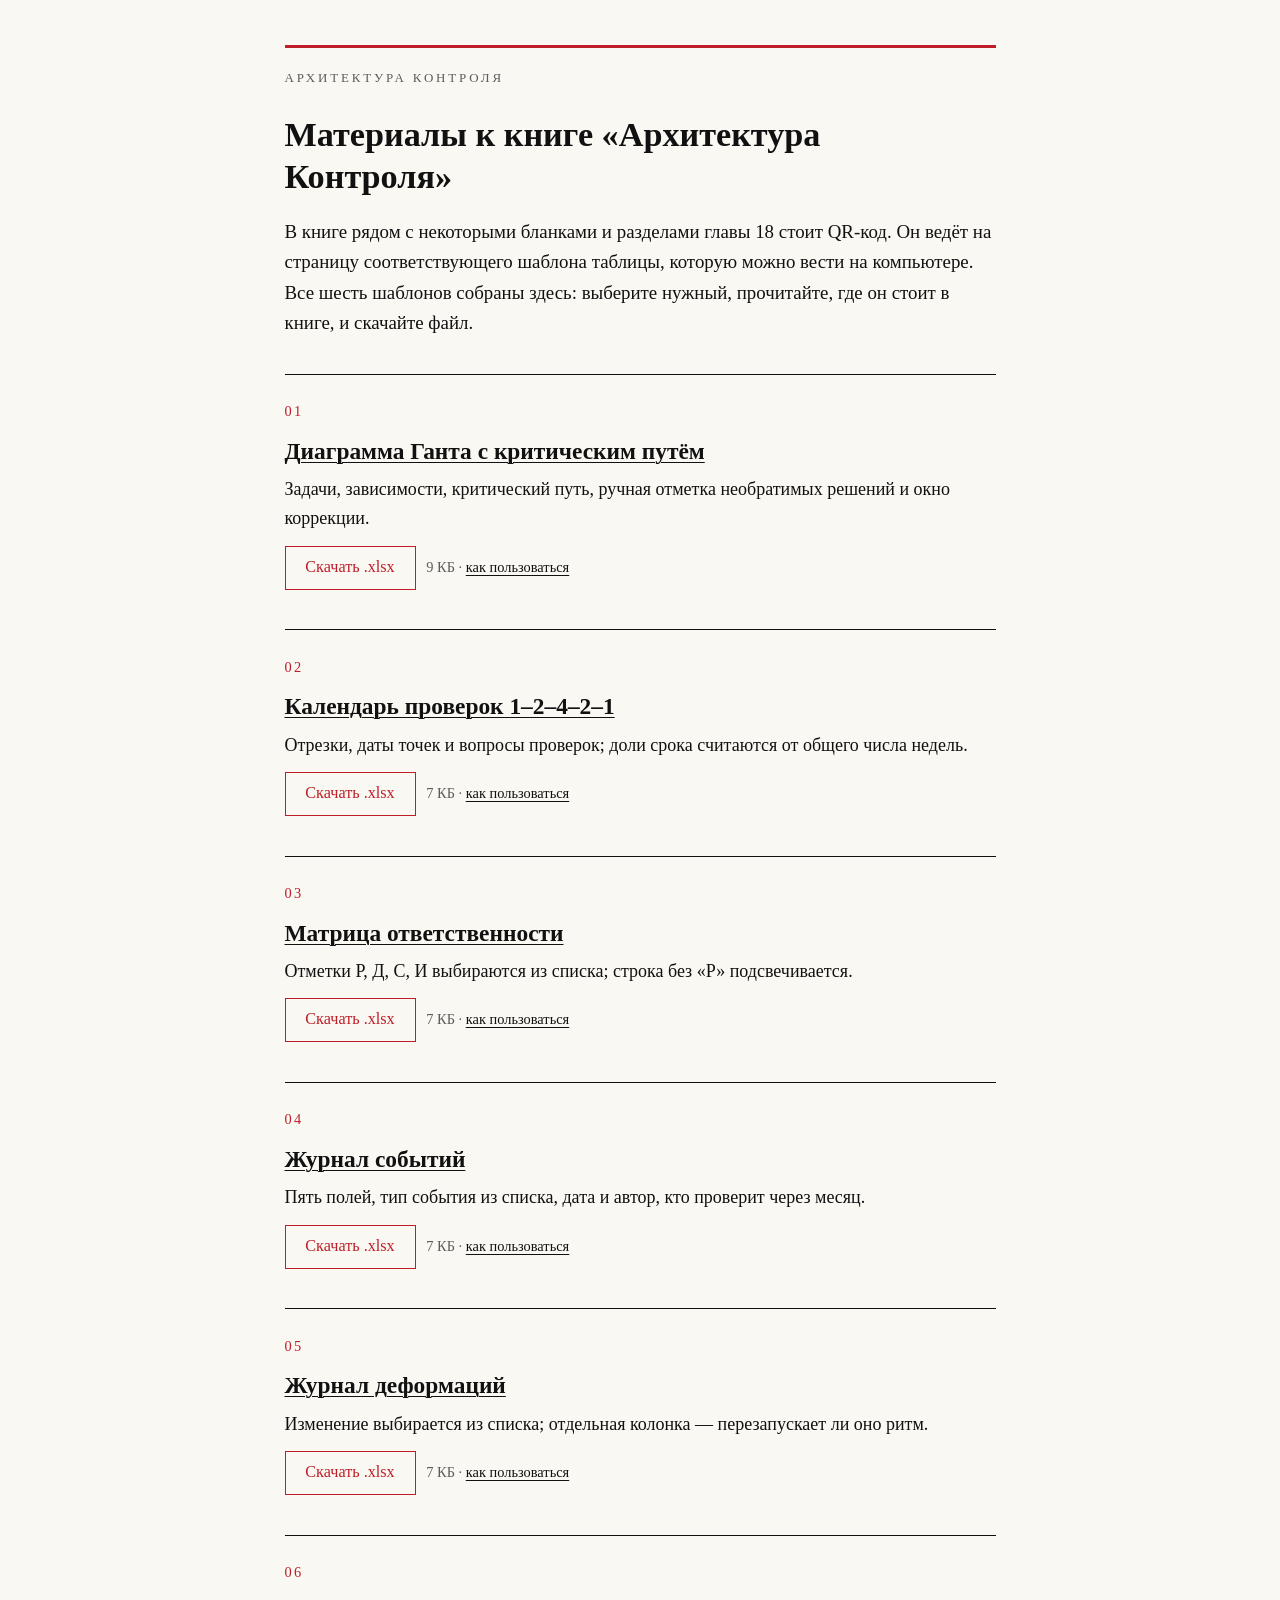
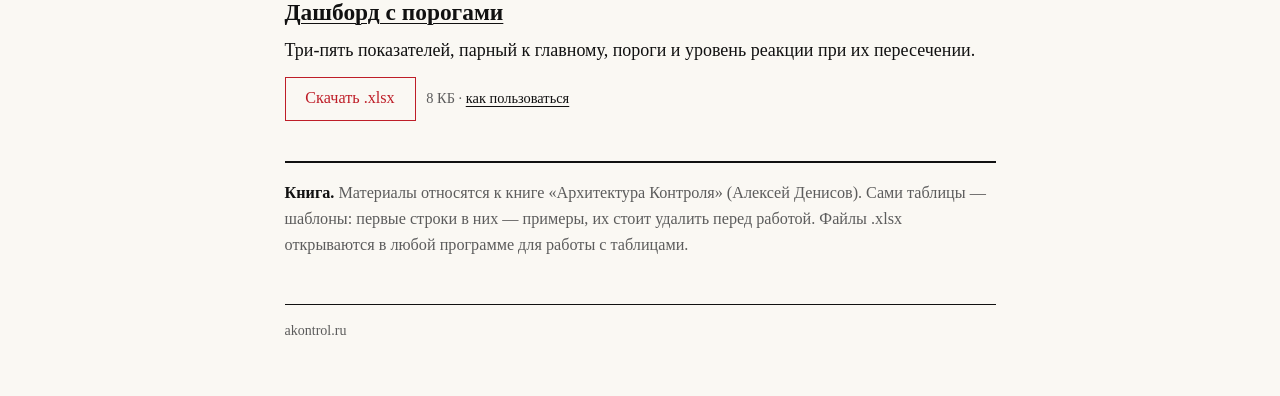
<file: index.html>
<!DOCTYPE html>
<html lang="ru">
<head>
<meta charset="utf-8" />
<meta name="viewport" content="width=device-width, initial-scale=1" />
<title>Материалы к книге «Архитектура Контроля»</title>
<meta name="description" content="Шесть шаблонов таблиц (.xlsx) к книге «Архитектура Контроля»: диаграмма Ганта, календарь проверок, матрица ответственности, журналы, дашборд." />
<link rel="canonical" href="https://akontrol.ru/" />
<link rel="stylesheet" href="style.css" />
</head>
<body>
<div class="wrap">
<header>
<p class="brand">Архитектура Контроля</p>
<h1>Материалы к книге «Архитектура Контроля»</h1>
<p class="lead">В книге рядом с некоторыми бланками и разделами главы 18 стоит QR-код. Он ведёт на страницу соответствующего шаблона таблицы, которую можно вести на компьютере. Все шесть шаблонов собраны здесь: выберите нужный, прочитайте, где он стоит в книге, и скачайте файл.</p>
</header>
<main>
<section class="tool" id="gantt">
<p class="num">01</p>
<h2><a href="gantt/">Диаграмма Ганта с критическим путём</a></h2>
<p>Задачи, зависимости, критический путь, ручная отметка необратимых решений и окно коррекции.</p>
<p><a class="btn" href="files/gantt-kriticheskiy-put.xlsx" download="">Скачать .xlsx</a><span class="meta">9 КБ · <a href="gantt/">как пользоваться</a></span></p>
</section>
<section class="tool" id="kalendar">
<p class="num">02</p>
<h2><a href="kalendar/">Календарь проверок 1–2–4–2–1</a></h2>
<p>Отрезки, даты точек и вопросы проверок; доли срока считаются от общего числа недель.</p>
<p><a class="btn" href="files/kalendar-proverok-1-2-4-2-1.xlsx" download="">Скачать .xlsx</a><span class="meta">7 КБ · <a href="kalendar/">как пользоваться</a></span></p>
</section>
<section class="tool" id="matrica">
<p class="num">03</p>
<h2><a href="matrica/">Матрица ответственности</a></h2>
<p>Отметки Р, Д, С, И выбираются из списка; строка без «Р» подсвечивается.</p>
<p><a class="btn" href="files/matrica-otvetstvennosti.xlsx" download="">Скачать .xlsx</a><span class="meta">7 КБ · <a href="matrica/">как пользоваться</a></span></p>
</section>
<section class="tool" id="zhurnal-sobytiy">
<p class="num">04</p>
<h2><a href="zhurnal-sobytiy/">Журнал событий</a></h2>
<p>Пять полей, тип события из списка, дата и автор, кто проверит через месяц.</p>
<p><a class="btn" href="files/zhurnal-sobytiy.xlsx" download="">Скачать .xlsx</a><span class="meta">7 КБ · <a href="zhurnal-sobytiy/">как пользоваться</a></span></p>
</section>
<section class="tool" id="zhurnal-deformaciy">
<p class="num">05</p>
<h2><a href="zhurnal-deformaciy/">Журнал деформаций</a></h2>
<p>Изменение выбирается из списка; отдельная колонка — перезапускает ли оно ритм.</p>
<p><a class="btn" href="files/zhurnal-deformaciy.xlsx" download="">Скачать .xlsx</a><span class="meta">7 КБ · <a href="zhurnal-deformaciy/">как пользоваться</a></span></p>
</section>
<section class="tool" id="dashboard">
<p class="num">06</p>
<h2><a href="dashboard/">Дашборд с порогами</a></h2>
<p>Три-пять показателей, парный к главному, пороги и уровень реакции при их пересечении.</p>
<p><a class="btn" href="files/dashboard-porogi.xlsx" download="">Скачать .xlsx</a><span class="meta">8 КБ · <a href="dashboard/">как пользоваться</a></span></p>
</section>
</main>
<p class="note"><strong>Книга.</strong> Материалы относятся к книге «Архитектура Контроля» (Алексей Денисов). Сами таблицы — шаблоны: первые строки в них — примеры, их стоит удалить перед работой. Файлы .xlsx открываются в любой программе для работы с таблицами.</p>
<footer>akontrol.ru</footer>
</div>
</body>
</html>
</file>
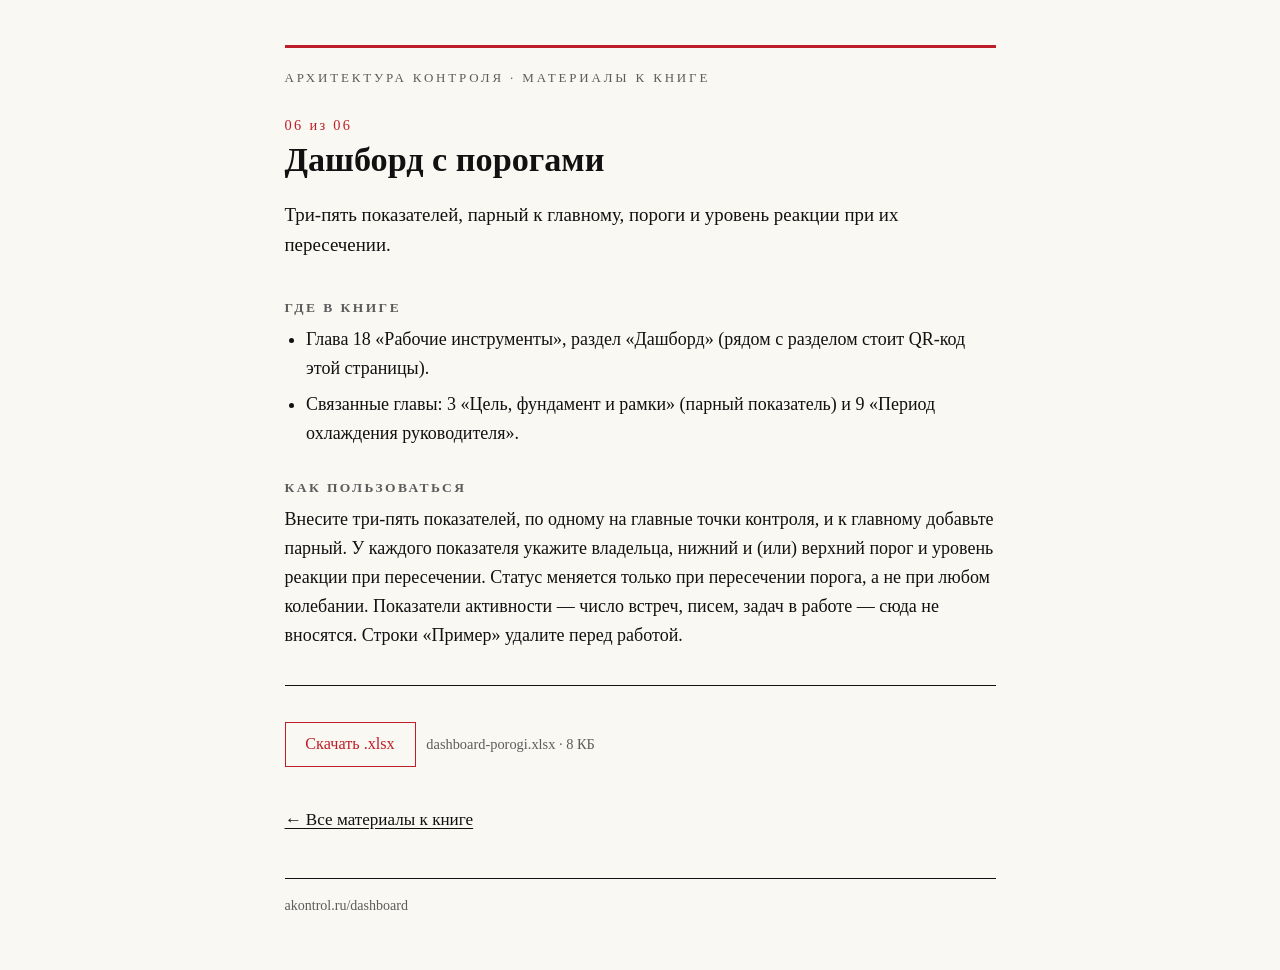
<file: dashboard/index.html>
<!DOCTYPE html>
<html lang="ru">
<head>
<meta charset="utf-8" />
<meta name="viewport" content="width=device-width, initial-scale=1" />
<title>Дашборд с порогами — материалы к книге «Архитектура Контроля»</title>
<meta name="description" content="Три-пять показателей, парный к главному, пороги и уровень реакции при их пересечении." />
<link rel="canonical" href="https://akontrol.ru/dashboard" />
<link rel="stylesheet" href="../style.css" />
</head>
<body>
<div class="wrap">
<header>
<p class="brand"><a href="../">Архитектура Контроля · материалы к книге</a></p>
<p class="num">06 из 06</p>
<h1>Дашборд с порогами</h1>
<p class="lead">Три-пять показателей, парный к главному, пороги и уровень реакции при их пересечении.</p>
</header>
<main>
<h3>Где в книге</h3>
<ul class="where">
<li>Глава 18 «Рабочие инструменты», раздел «Дашборд» (рядом с разделом стоит QR-код этой страницы).</li>
<li>Связанные главы: 3 «Цель, фундамент и рамки» (парный показатель) и 9 «Период охлаждения руководителя».</li>
</ul>
<h3>Как пользоваться</h3>
<p>Внесите три-пять показателей, по одному на главные точки контроля, и к главному добавьте парный. У каждого показателя укажите владельца, нижний и (или) верхний порог и уровень реакции при пересечении. Статус меняется только при пересечении порога, а не при любом колебании. Показатели активности — число встреч, писем, задач в работе — сюда не вносятся. Строки «Пример» удалите перед работой.</p>
<hr />
<p><a class="btn" href="../files/dashboard-porogi.xlsx" download="">Скачать .xlsx</a><span class="meta">dashboard-porogi.xlsx · 8 КБ</span></p>
</main>
<p class="back"><a href="../">← Все материалы к книге</a></p>
<footer>akontrol.ru/dashboard</footer>
</div>
</body>
</html>
</file>
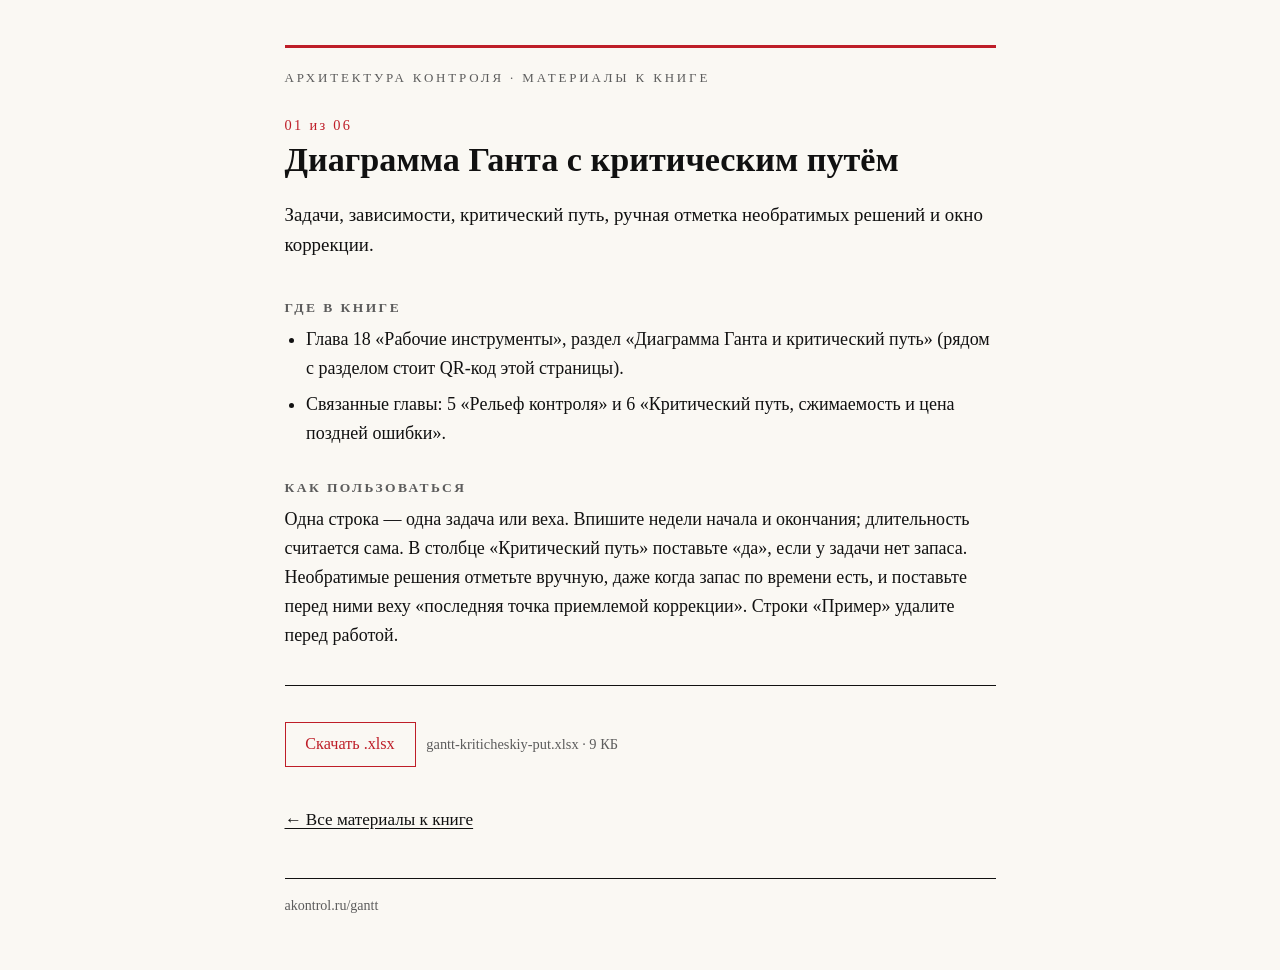
<file: gantt/index.html>
<!DOCTYPE html>
<html lang="ru">
<head>
<meta charset="utf-8" />
<meta name="viewport" content="width=device-width, initial-scale=1" />
<title>Диаграмма Ганта с критическим путём — материалы к книге «Архитектура Контроля»</title>
<meta name="description" content="Задачи, зависимости, критический путь, ручная отметка необратимых решений и окно коррекции." />
<link rel="canonical" href="https://akontrol.ru/gantt" />
<link rel="stylesheet" href="../style.css" />
</head>
<body>
<div class="wrap">
<header>
<p class="brand"><a href="../">Архитектура Контроля · материалы к книге</a></p>
<p class="num">01 из 06</p>
<h1>Диаграмма Ганта с критическим путём</h1>
<p class="lead">Задачи, зависимости, критический путь, ручная отметка необратимых решений и окно коррекции.</p>
</header>
<main>
<h3>Где в книге</h3>
<ul class="where">
<li>Глава 18 «Рабочие инструменты», раздел «Диаграмма Ганта и критический путь» (рядом с разделом стоит QR-код этой страницы).</li>
<li>Связанные главы: 5 «Рельеф контроля» и 6 «Критический путь, сжимаемость и цена поздней ошибки».</li>
</ul>
<h3>Как пользоваться</h3>
<p>Одна строка — одна задача или веха. Впишите недели начала и окончания; длительность считается сама. В столбце «Критический путь» поставьте «да», если у задачи нет запаса. Необратимые решения отметьте вручную, даже когда запас по времени есть, и поставьте перед ними веху «последняя точка приемлемой коррекции». Строки «Пример» удалите перед работой.</p>
<hr />
<p><a class="btn" href="../files/gantt-kriticheskiy-put.xlsx" download="">Скачать .xlsx</a><span class="meta">gantt-kriticheskiy-put.xlsx · 9 КБ</span></p>
</main>
<p class="back"><a href="../">← Все материалы к книге</a></p>
<footer>akontrol.ru/gantt</footer>
</div>
</body>
</html>
</file>
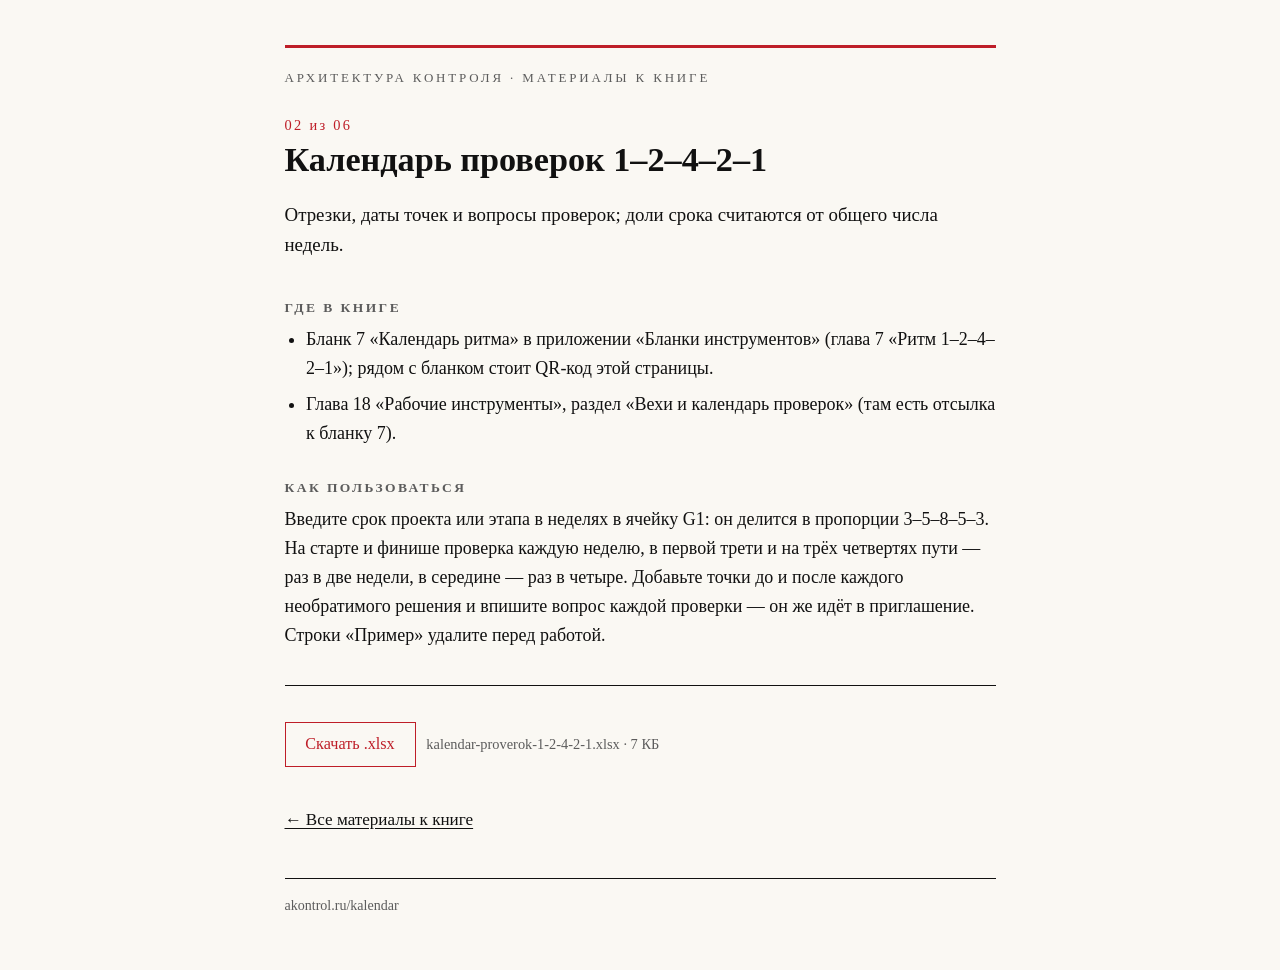
<file: kalendar/index.html>
<!DOCTYPE html>
<html lang="ru">
<head>
<meta charset="utf-8" />
<meta name="viewport" content="width=device-width, initial-scale=1" />
<title>Календарь проверок 1–2–4–2–1 — материалы к книге «Архитектура Контроля»</title>
<meta name="description" content="Отрезки, даты точек и вопросы проверок; доли срока считаются от общего числа недель." />
<link rel="canonical" href="https://akontrol.ru/kalendar" />
<link rel="stylesheet" href="../style.css" />
</head>
<body>
<div class="wrap">
<header>
<p class="brand"><a href="../">Архитектура Контроля · материалы к книге</a></p>
<p class="num">02 из 06</p>
<h1>Календарь проверок 1–2–4–2–1</h1>
<p class="lead">Отрезки, даты точек и вопросы проверок; доли срока считаются от общего числа недель.</p>
</header>
<main>
<h3>Где в книге</h3>
<ul class="where">
<li>Бланк 7 «Календарь ритма» в приложении «Бланки инструментов» (глава 7 «Ритм 1–2–4–2–1»); рядом с бланком стоит QR-код этой страницы.</li>
<li>Глава 18 «Рабочие инструменты», раздел «Вехи и календарь проверок» (там есть отсылка к бланку 7).</li>
</ul>
<h3>Как пользоваться</h3>
<p>Введите срок проекта или этапа в неделях в ячейку G1: он делится в пропорции 3–5–8–5–3. На старте и финише проверка каждую неделю, в первой трети и на трёх четвертях пути — раз в две недели, в середине — раз в четыре. Добавьте точки до и после каждого необратимого решения и впишите вопрос каждой проверки — он же идёт в приглашение. Строки «Пример» удалите перед работой.</p>
<hr />
<p><a class="btn" href="../files/kalendar-proverok-1-2-4-2-1.xlsx" download="">Скачать .xlsx</a><span class="meta">kalendar-proverok-1-2-4-2-1.xlsx · 7 КБ</span></p>
</main>
<p class="back"><a href="../">← Все материалы к книге</a></p>
<footer>akontrol.ru/kalendar</footer>
</div>
</body>
</html>
</file>
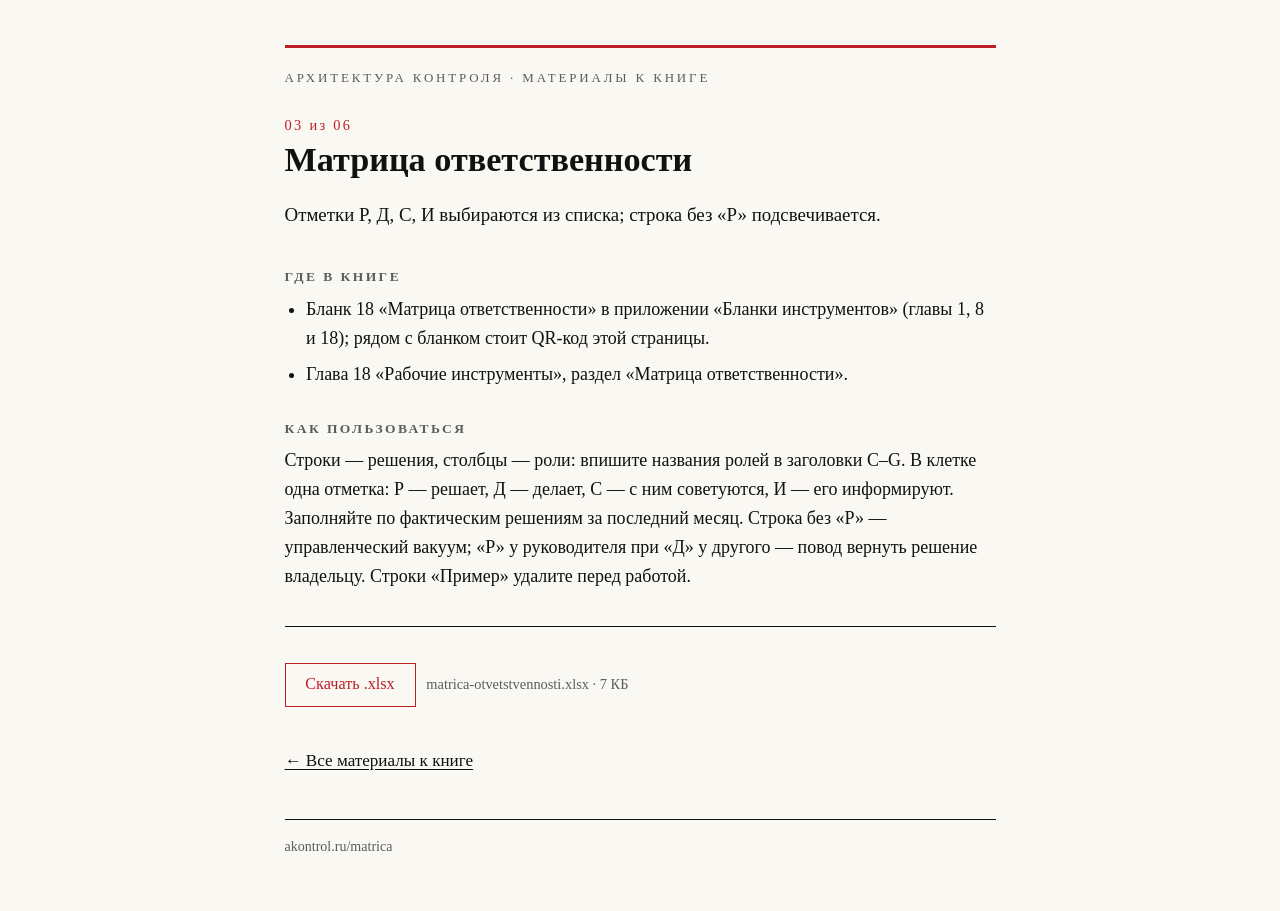
<file: matrica/index.html>
<!DOCTYPE html>
<html lang="ru">
<head>
<meta charset="utf-8" />
<meta name="viewport" content="width=device-width, initial-scale=1" />
<title>Матрица ответственности — материалы к книге «Архитектура Контроля»</title>
<meta name="description" content="Отметки Р, Д, С, И выбираются из списка; строка без «Р» подсвечивается." />
<link rel="canonical" href="https://akontrol.ru/matrica" />
<link rel="stylesheet" href="../style.css" />
</head>
<body>
<div class="wrap">
<header>
<p class="brand"><a href="../">Архитектура Контроля · материалы к книге</a></p>
<p class="num">03 из 06</p>
<h1>Матрица ответственности</h1>
<p class="lead">Отметки Р, Д, С, И выбираются из списка; строка без «Р» подсвечивается.</p>
</header>
<main>
<h3>Где в книге</h3>
<ul class="where">
<li>Бланк 18 «Матрица ответственности» в приложении «Бланки инструментов» (главы 1, 8 и 18); рядом с бланком стоит QR-код этой страницы.</li>
<li>Глава 18 «Рабочие инструменты», раздел «Матрица ответственности».</li>
</ul>
<h3>Как пользоваться</h3>
<p>Строки — решения, столбцы — роли: впишите названия ролей в заголовки C–G. В клетке одна отметка: Р — решает, Д — делает, С — с ним советуются, И — его информируют. Заполняйте по фактическим решениям за последний месяц. Строка без «Р» — управленческий вакуум; «Р» у руководителя при «Д» у другого — повод вернуть решение владельцу. Строки «Пример» удалите перед работой.</p>
<hr />
<p><a class="btn" href="../files/matrica-otvetstvennosti.xlsx" download="">Скачать .xlsx</a><span class="meta">matrica-otvetstvennosti.xlsx · 7 КБ</span></p>
</main>
<p class="back"><a href="../">← Все материалы к книге</a></p>
<footer>akontrol.ru/matrica</footer>
</div>
</body>
</html>
</file>
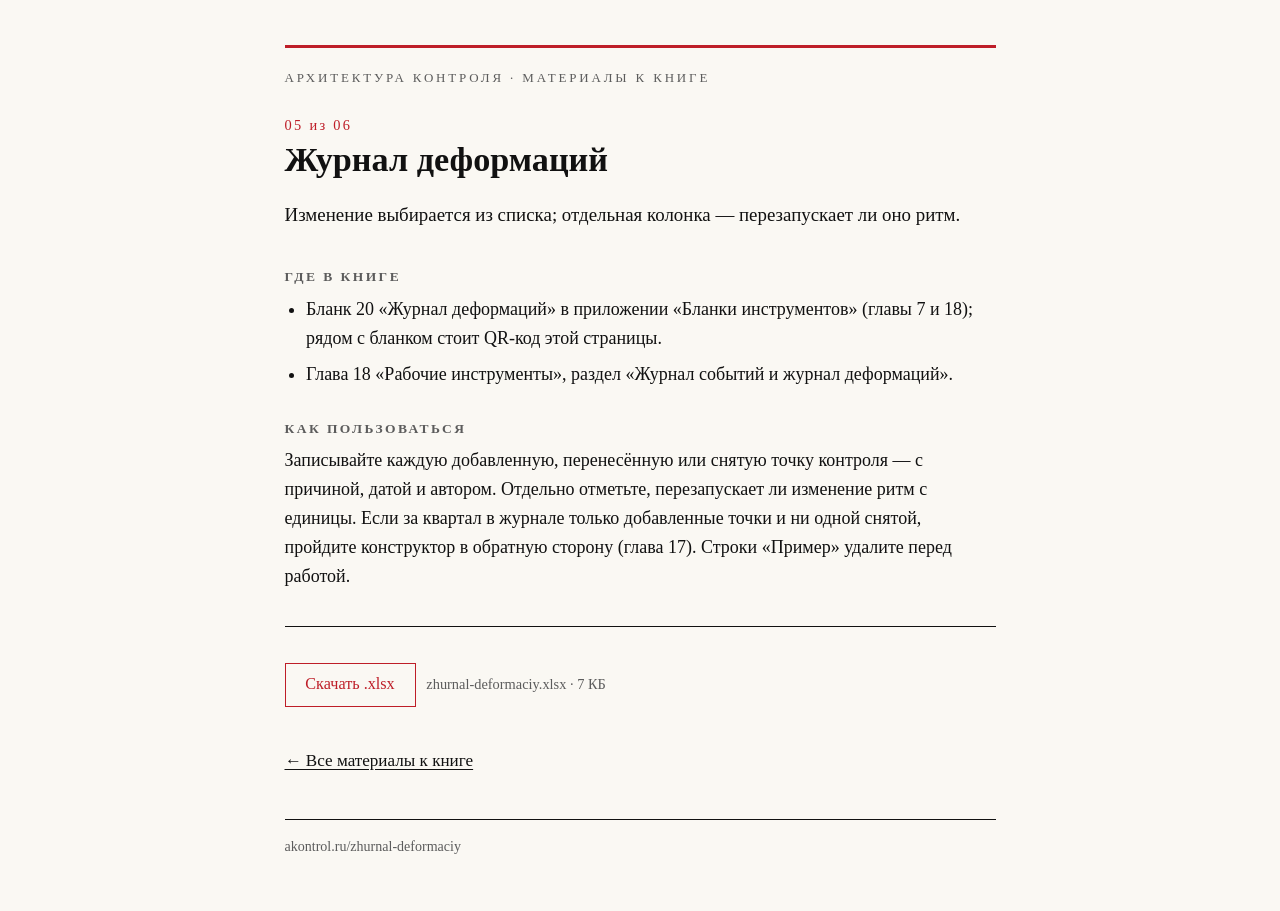
<file: zhurnal-deformaciy/index.html>
<!DOCTYPE html>
<html lang="ru">
<head>
<meta charset="utf-8" />
<meta name="viewport" content="width=device-width, initial-scale=1" />
<title>Журнал деформаций — материалы к книге «Архитектура Контроля»</title>
<meta name="description" content="Изменение выбирается из списка; отдельная колонка — перезапускает ли оно ритм." />
<link rel="canonical" href="https://akontrol.ru/zhurnal-deformaciy" />
<link rel="stylesheet" href="../style.css" />
</head>
<body>
<div class="wrap">
<header>
<p class="brand"><a href="../">Архитектура Контроля · материалы к книге</a></p>
<p class="num">05 из 06</p>
<h1>Журнал деформаций</h1>
<p class="lead">Изменение выбирается из списка; отдельная колонка — перезапускает ли оно ритм.</p>
</header>
<main>
<h3>Где в книге</h3>
<ul class="where">
<li>Бланк 20 «Журнал деформаций» в приложении «Бланки инструментов» (главы 7 и 18); рядом с бланком стоит QR-код этой страницы.</li>
<li>Глава 18 «Рабочие инструменты», раздел «Журнал событий и журнал деформаций».</li>
</ul>
<h3>Как пользоваться</h3>
<p>Записывайте каждую добавленную, перенесённую или снятую точку контроля — с причиной, датой и автором. Отдельно отметьте, перезапускает ли изменение ритм с единицы. Если за квартал в журнале только добавленные точки и ни одной снятой, пройдите конструктор в обратную сторону (глава 17). Строки «Пример» удалите перед работой.</p>
<hr />
<p><a class="btn" href="../files/zhurnal-deformaciy.xlsx" download="">Скачать .xlsx</a><span class="meta">zhurnal-deformaciy.xlsx · 7 КБ</span></p>
</main>
<p class="back"><a href="../">← Все материалы к книге</a></p>
<footer>akontrol.ru/zhurnal-deformaciy</footer>
</div>
</body>
</html>
</file>
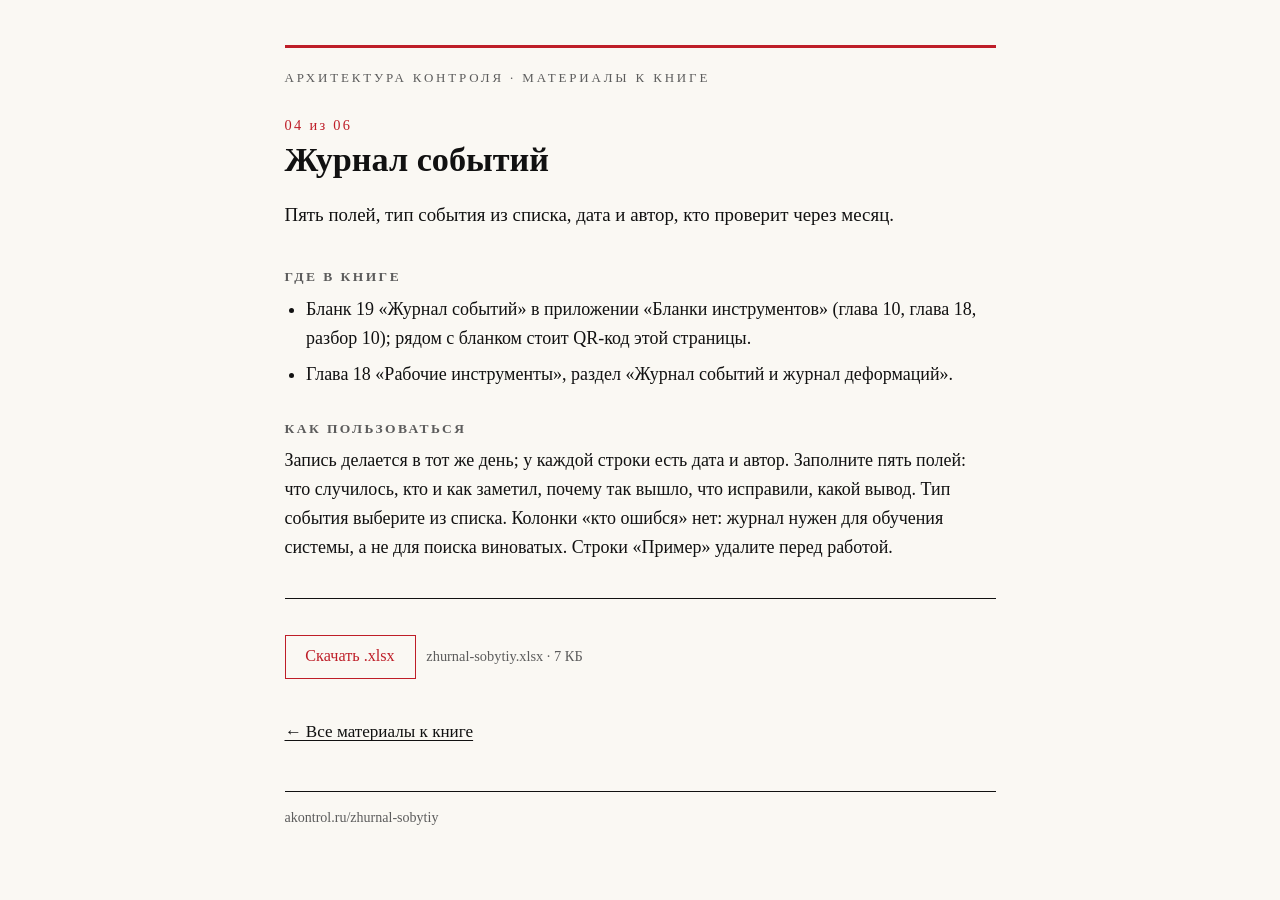
<file: zhurnal-sobytiy/index.html>
<!DOCTYPE html>
<html lang="ru">
<head>
<meta charset="utf-8" />
<meta name="viewport" content="width=device-width, initial-scale=1" />
<title>Журнал событий — материалы к книге «Архитектура Контроля»</title>
<meta name="description" content="Пять полей, тип события из списка, дата и автор, кто проверит через месяц." />
<link rel="canonical" href="https://akontrol.ru/zhurnal-sobytiy" />
<link rel="stylesheet" href="../style.css" />
</head>
<body>
<div class="wrap">
<header>
<p class="brand"><a href="../">Архитектура Контроля · материалы к книге</a></p>
<p class="num">04 из 06</p>
<h1>Журнал событий</h1>
<p class="lead">Пять полей, тип события из списка, дата и автор, кто проверит через месяц.</p>
</header>
<main>
<h3>Где в книге</h3>
<ul class="where">
<li>Бланк 19 «Журнал событий» в приложении «Бланки инструментов» (глава 10, глава 18, разбор 10); рядом с бланком стоит QR-код этой страницы.</li>
<li>Глава 18 «Рабочие инструменты», раздел «Журнал событий и журнал деформаций».</li>
</ul>
<h3>Как пользоваться</h3>
<p>Запись делается в тот же день; у каждой строки есть дата и автор. Заполните пять полей: что случилось, кто и как заметил, почему так вышло, что исправили, какой вывод. Тип события выберите из списка. Колонки «кто ошибся» нет: журнал нужен для обучения системы, а не для поиска виноватых. Строки «Пример» удалите перед работой.</p>
<hr />
<p><a class="btn" href="../files/zhurnal-sobytiy.xlsx" download="">Скачать .xlsx</a><span class="meta">zhurnal-sobytiy.xlsx · 7 КБ</span></p>
</main>
<p class="back"><a href="../">← Все материалы к книге</a></p>
<footer>akontrol.ru/zhurnal-sobytiy</footer>
</div>
</body>
</html>
</file>
<file: style.css>
/* Материалы к книге «Архитектура Контроля»: фон #FAF8F3, тонкие линии, один красный акцент */
:root { --bg: #FAF8F3; --ink: #111111; --grey: #5c5c5c; --red: #BE1E28; --line: #111111; }
* { box-sizing: border-box; }
html { font-size: 18px; -webkit-text-size-adjust: 100%; }
body { margin: 0; background: var(--bg); color: var(--ink);
  font-family: "IBM Plex Serif", Georgia, "Times New Roman", serif; line-height: 1.6; }
.wrap { max-width: 42rem; margin: 0 auto; padding: 2.5rem 1.25rem 3rem; }
header { border-top: 3px solid var(--red); padding-top: 1.1rem; margin-bottom: 2rem; }
.brand { font-size: .72rem; letter-spacing: .22em; text-transform: uppercase; color: var(--grey); margin: 0 0 1.4rem; }
.brand a { color: inherit; text-decoration: none; }
h1 { font-size: 1.9rem; line-height: 1.25; font-weight: 600; margin: 0 0 1rem; }
h2 { font-size: 1.3rem; line-height: 1.3; font-weight: 600; margin: 0 0 .5rem; }
h3 { font-size: .75rem; letter-spacing: .18em; text-transform: uppercase; font-weight: 600; color: var(--grey); margin: 1.6rem 0 .4rem; }
p { margin: 0 0 .9rem; }
.lead { font-size: 1.05rem; }
hr { border: 0; border-top: 1px solid var(--line); margin: 2rem 0; }
a { color: var(--ink); text-decoration-thickness: 1px; text-underline-offset: 3px; }
a:hover { color: var(--red); }
a:focus-visible { outline: 2px solid var(--red); outline-offset: 3px; }
.tool { border-top: 1px solid var(--line); padding: 1.4rem 0 1.5rem; }
.tool:last-of-type { border-bottom: 1px solid var(--line); }
.num { color: var(--red); font-size: .8rem; letter-spacing: .16em; margin: 0 0 .15rem; }
.tool p { margin-bottom: .7rem; }
.btn { display: inline-block; border: 1px solid var(--red); color: var(--red); background: transparent;
  padding: .45rem 1.1rem; font: inherit; font-size: .9rem; text-decoration: none; }
.btn:hover, .btn:focus-visible { background: var(--red); color: var(--bg); }
.meta { font-size: .8rem; color: var(--grey); margin-left: .6rem; }
.more { font-size: .9rem; margin-left: 1rem; }
ul.where { margin: 0 0 .9rem; padding-left: 1.2rem; }
ul.where li { margin-bottom: .4rem; }
.note { border-top: 1px solid var(--line); padding-top: 1rem; font-size: .9rem; color: var(--grey); }
.note strong { color: var(--ink); font-weight: 600; }
.back { margin-top: 2.2rem; font-size: .95rem; }
footer { margin-top: 2.5rem; border-top: 1px solid var(--line); padding-top: .8rem; font-size: .78rem; color: var(--grey); }
@media (max-width: 30rem) { html { font-size: 17px; } h1 { font-size: 1.6rem; } .meta { display: block; margin: .5rem 0 0; } .more { display: inline-block; margin: .6rem 0 0; } }
@media print { body { background: #fff; } .btn { border-color: #000; color: #000; } }
</file>
